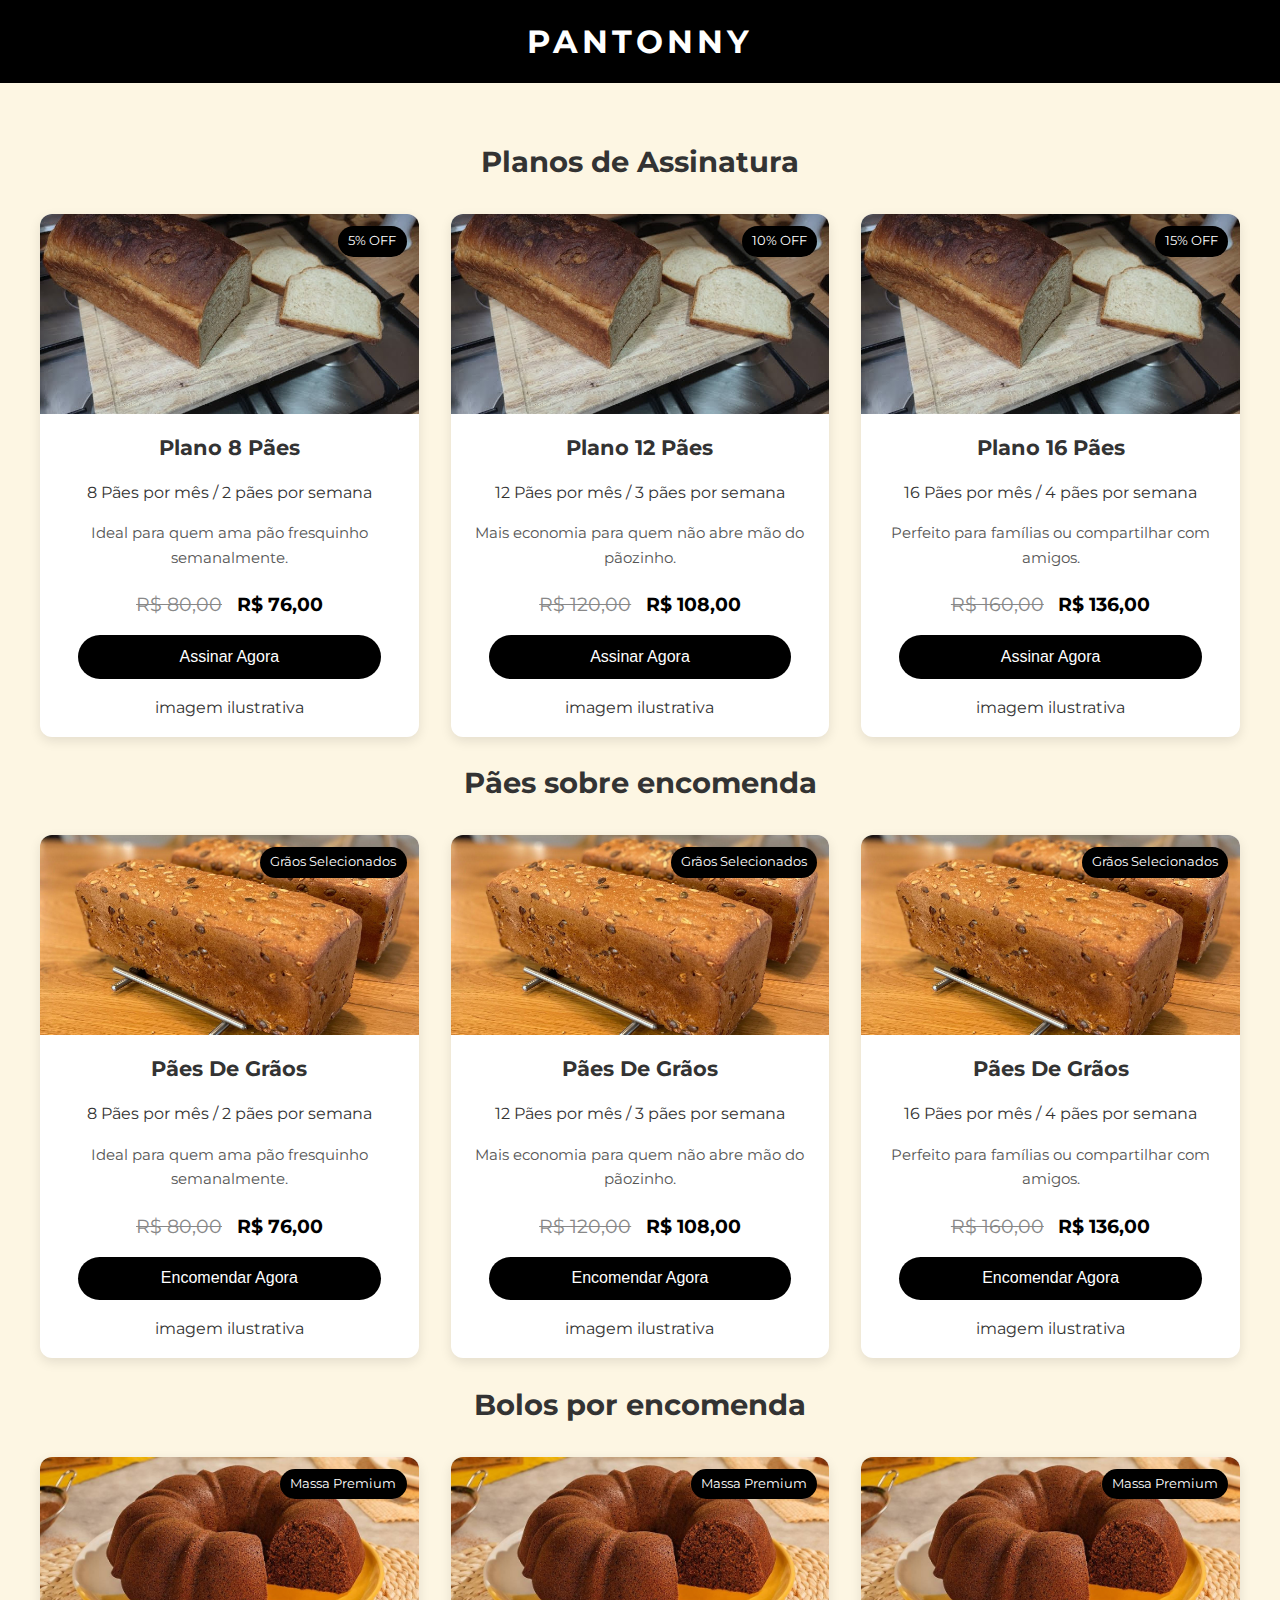
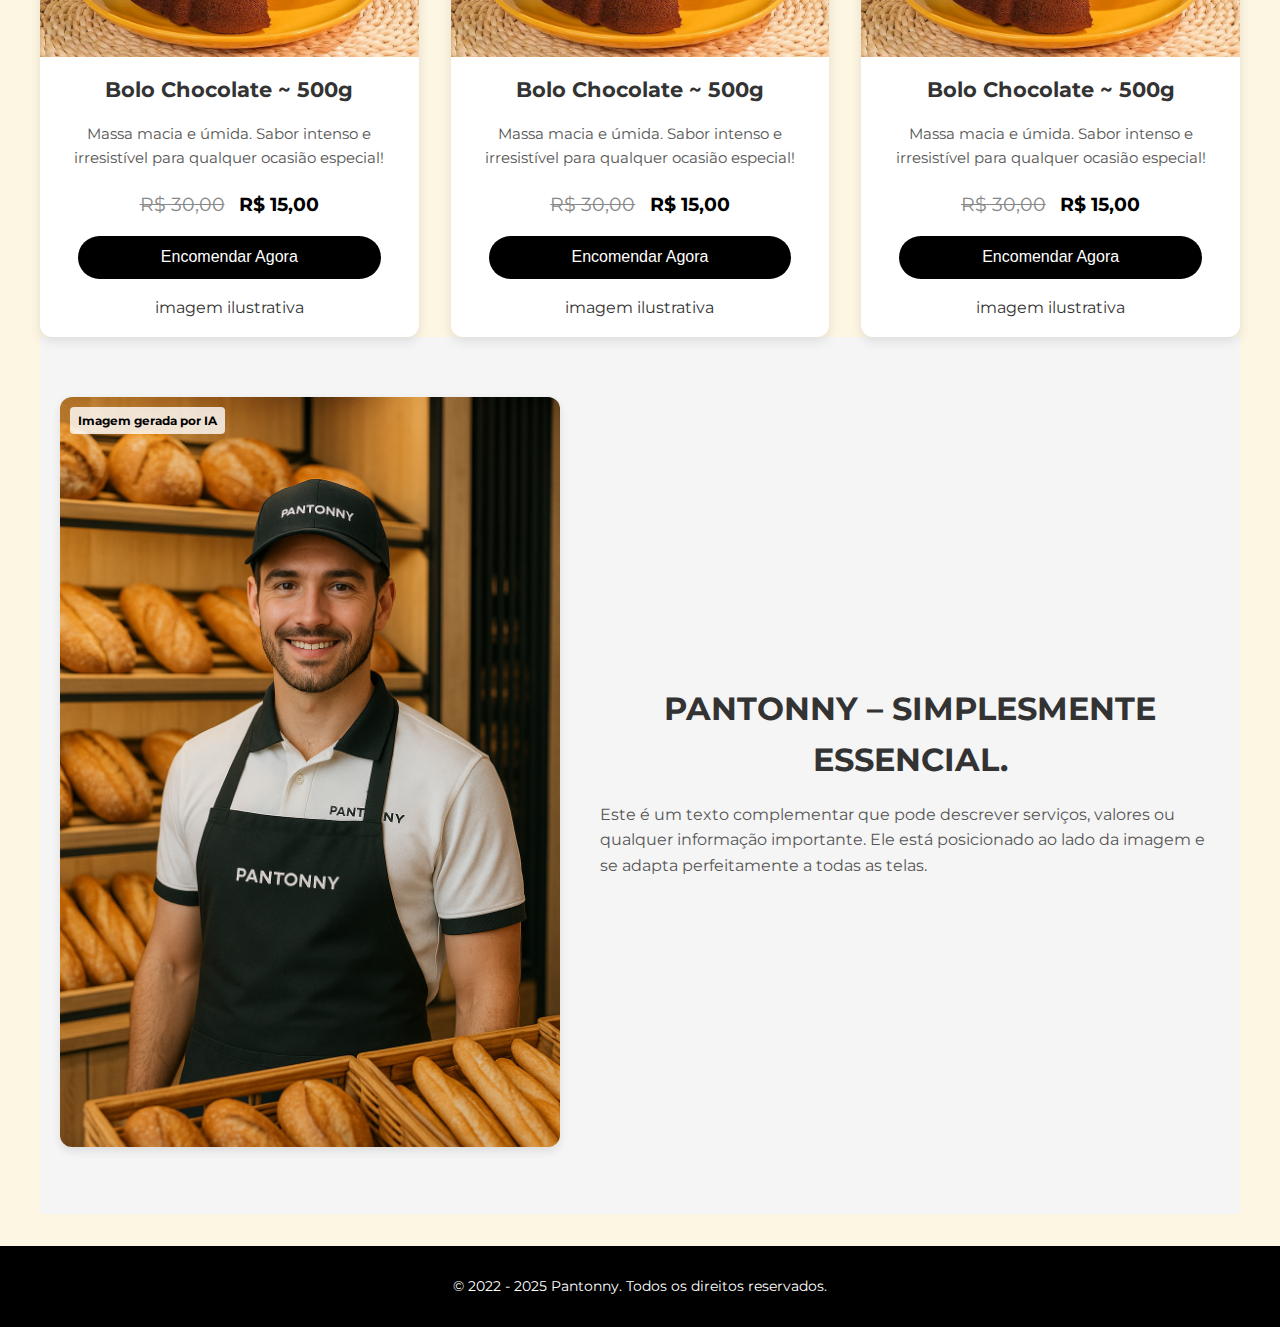
<file: index.html>
<!DOCTYPE html>
<html lang="pt-BR">

<head>
    <meta charset="UTF-8">
    <meta name="viewport" content="width=device-width, initial-scale=1.0">
    <title>Pantonny Assinatura de Pães</title>
    <link rel="stylesheet" href="styles.css">
    <link href="https://fonts.googleapis.com/css2?family=Montserrat:wght@400;600;700&display=swap" rel="stylesheet">
</head>

<body>
    <header>
        <div class="header-content">
            <h1>PANTONNY</h1>
        </div>
    </header>

    <main>
        <section class="plans">
            <h2>Planos de Assinatura</h2>
            <div class="plan-cards">
                <!-- Plano 8 Pães -->
                <div class="plan-card">
                    <div class="discount-badge">5% OFF</div>
                    <img src="assets/image/project-image/pão-tradicional.jpg" alt="Plano 8 Pães">
                    <h3>Plano 8 Pães</h3>
                    <p style="text-align: center;">8 Pães por mês / 2 pães por semana</p>
                    <p class="description">Ideal para quem ama pão fresquinho semanalmente.</p>
                    <p class="price">
                        <span class="old-price">R$ 80,00</span>
                        <span class="new-price">R$ 76,00</span>
                    </p>
                    <button class="subscribe-btn"
                        onclick="subscribe('Plano Assinatura 8 Pães por mês / 2 pães por semana (R$ 76,00)')">Assinar Agora</button>
                    <p style="text-align: center;">imagem ilustrativa</p>
                </div>
                <!-- Plano 12 Pães -->
                <div class="plan-card">
                    <div class="discount-badge">10% OFF</div>
                    <img src="assets/image/project-image/pão-tradicional.jpg" alt="Plano 12 Pães">
                    <h3>Plano 12 Pães</h3>
                    <p style="text-align: center;">12 Pães por mês / 3 pães por semana</p>
                    <p class="description">Mais economia para quem não abre mão do pãozinho.</p>
                    <p class="price">
                        <span class="old-price">R$ 120,00</span>
                        <span class="new-price">R$ 108,00</span>
                    </p>
                    <button class="subscribe-btn"
                        onclick="subscribe('Plano Assinatura 12 Pães por mês / 3 pães por semana (R$ 108,00)')">Assinar Agora</button>
                    <p style="text-align: center;">imagem ilustrativa</p>
                </div>
                <!-- Plano 16 Pães -->
                <div class="plan-card">
                    <div class="discount-badge">15% OFF</div>
                    <img src="assets/image/project-image/pão-tradicional.jpg" alt="Plano 16 Pães">
                    <h3>Plano 16 Pães</h3>
                    <p style="text-align: center;">16 Pães por mês / 4 pães por semana</p>
                    <p class="description">Perfeito para famílias ou compartilhar com amigos.</p>
                    <p class="price">
                        <span class="old-price">R$ 160,00</span>
                        <span class="new-price">R$ 136,00</span>
                    </p>
                    <button class="subscribe-btn"
                        onclick="subscribe('Plano Assinatura 16 Pães por mês / 4 pães por semana (R$ 136,00)')">Assinar Agora</button>
                    <p style="text-align: center;">imagem ilustrativa</p>
                </div>
            </div>
        </section>

        <section class="plans">
            <h2>Pães sobre encomenda</h2>
            <div class="plan-cards">
                <!-- Plano 8 Pães -->
                <div class="plan-card">
                    <div class="discount-badge">Grãos Selecionados</div>
                    <img src="assets/image/project-image/pão-de-graos.jpg" alt="Plano 8 Pães">
                    <h3>Pães De Grãos</h3>
                    <p style="text-align: center;">8 Pães por mês / 2 pães por semana</p>
                    <p class="description">Ideal para quem ama pão fresquinho semanalmente.</p>
                    <p class="price">
                        <span class="old-price">R$ 80,00</span>
                        <span class="new-price">R$ 76,00</span>
                    </p>
                    <button class="subscribe-btn"
                        onclick="subscribe('8 Pães por mês / 2 pães por semana (R$ 76,00)')">Encomendar Agora</button>
                    <p style="text-align: center;">imagem ilustrativa</p>
                </div>
                <!-- Plano 12 Pães -->
                <div class="plan-card">
                    <div class="discount-badge">Grãos Selecionados</div>
                    <img src="assets/image/project-image/pão-de-graos.jpg" alt="Plano 12 Pães">
                    <h3>Pães De Grãos</h3>
                    <p style="text-align: center;">12 Pães por mês / 3 pães por semana</p>
                    <p class="description">Mais economia para quem não abre mão do pãozinho.</p>
                    <p class="price">
                        <span class="old-price">R$ 120,00</span>
                        <span class="new-price">R$ 108,00</span>
                    </p>
                    <button class="subscribe-btn"
                        onclick="subscribe('12 Pães por mês / 3 pães por semana (R$ 108,00)')">Encomendar Agora</button>
                    <p style="text-align: center;">imagem ilustrativa</p>
                </div>
                <!-- Plano 16 Pães -->
                <div class="plan-card">
                    <div class="discount-badge">Grãos Selecionados</div>
                    <img src="assets/image/project-image/pão-de-graos.jpg" alt="Plano 16 Pães">
                    <h3>Pães De Grãos</h3>
                    <p style="text-align: center;">16 Pães por mês / 4 pães por semana</p>
                    <p class="description">Perfeito para famílias ou compartilhar com amigos.</p>
                    <p class="price">
                        <span class="old-price">R$ 160,00</span>
                        <span class="new-price">R$ 136,00</span>
                    </p>
                    <button class="subscribe-btn"
                        onclick="subscribe('16 Pães por mês / 4 pães por semana (R$ 136,00)')">Encomendar Agora</button>
                    <p style="text-align: center;">imagem ilustrativa</p>
                </div>
            </div>
        </section>

        <section class="plans">
            <h2>Bolos por encomenda</h2>
            <div class="plan-cards">
                <!-- Bolo -->
                <div class="plan-card">
                    <div class="discount-badge">Massa Premium</div>
                    <img src="assets/image/project-image/bolo-de-chocolate-simples1200480.jpg" alt="Plano 8 Pães">
                    <h3>Bolo Chocolate ~ 500g</h3>
                    <p class="description">Massa macia e úmida. Sabor intenso e irresistível para qualquer ocasião especial!</p>
                    <p class="price">
                        <span class="old-price">R$ 30,00</span>
                        <span class="new-price">R$ 15,00</span>
                    </p>
                    <button class="subscribe-btn"
                        onclick="subscribe('Bolo Chocolate Massa Premium (R$ 15,00)')">Encomendar Agora</button>
                    <p style="text-align: center;">imagem ilustrativa</p>
                </div>
                <!-- Bolo -->
                <div class="plan-card">
                    <div class="discount-badge">Massa Premium</div>
                    <img src="assets/image/project-image/bolo-de-chocolate-simples1200480.jpg" alt="Plano 12 Pães">
                    <h3>Bolo Chocolate ~ 500g</h3>
                    <p class="description">Massa macia e úmida. Sabor intenso e irresistível para qualquer ocasião especial!</p>
                    <p class="price">
                        <span class="old-price">R$ 30,00</span>
                        <span class="new-price">R$ 15,00</span>
                    </p>
                    <button class="subscribe-btn"
                        onclick="subscribe('Bolo Chocolate Massa Premium (R$ 15,00)')">Encomendar Agora</button>
                    <p style="text-align: center;">imagem ilustrativa</p>
                </div>
                <!-- Bolo -->
                <div class="plan-card">
                    <div class="discount-badge">Massa Premium</div>
                    <img src="assets/image/project-image/bolo-de-chocolate-simples1200480.jpg" alt="Plano 16 Pães">
                    <h3>Bolo Chocolate ~ 500g</h3>
                    <p class="description">Massa macia e úmida. Sabor intenso e irresistível para qualquer ocasião especial!</p>
                    <p class="price">
                        <span class="old-price">R$ 30,00</span>
                        <span class="new-price">R$ 15,00</span>
                    </p>
                    <button class="subscribe-btn"
                        onclick="subscribe('Bolo Chocolate Massa Premium (R$ 15,00)')">Encomendar Agora</button>
                    <p style="text-align: center;">imagem ilustrativa</p>
                </div>
            </div>
        </section>

        <section class="section-complemento">
  <div class="container-complemento">
    <div class="imagem-complemento">
      <span class="selo-ia">Imagem gerada por IA</span>
      <img src="assets/image/project-image/colaborador-pantonny.png" alt="Descrição da imagem" />
    </div>
    <div class="texto-complemento">
      <h2>Pantonny – Simplesmente essencial.</h2>
      <p>
        Este é um texto complementar que pode descrever serviços, valores ou
        qualquer informação importante. Ele está posicionado ao lado da imagem
        e se adapta perfeitamente a todas as telas.
      </p>
    </div>
  </div>
</section>


        <!-- <section class="form-section">
            <h2>Assinatura Personalizada</h2>
            <form id="subscriptionForm">
                <label for="name">Nome completo:</label>
                <input type="text" id="name" name="name" required placeholder="Digite seu nome completo">

                <label for="deliveryDay">Dia de entrega preferido:</label>
                <select id="deliveryDay" name="deliveryDay" required>
                    <option value="">Selecione...</option>
                    <option value="Terça-feira">Terça-feira</option>
                    <option value="Quinta-feira">Quinta-feira</option>
                    <option value="Domingo">Domingo</option>
                </select>

                <label for="plan">Plano escolhido:</label>
                <select id="plan" name="plan" required>
                    <option value="">Selecione...</option>
                    <option value="8 Pães (R$ 76,00)">8 Pães (R$ 76,00)</option>
                    <option value="12 Pães (R$ 108,00)">12 Pães (R$ 108,00)</option>
                    <option value="16 Pães (R$ 136,00)">16 Pães (R$ 136,00)</option>
                    <option value="20 Pães (R$ 160,00)">20 Pães (R$ 160,00)</option>
                </select>

                <label for="paymentDay">Dia do mês para pagamento (dias úteis):</label>
                <input type="number" id="paymentDay" name="paymentDay" min="1" max="31" required placeholder="Ex: 5">

                <label for="reminder">Deseja ser lembrado do pagamento dias antes?</label>
                <select id="reminder" name="reminder" required>
                    <option value="Sim">Sim</option>
                    <option value="Não">Não</option>
                </select>

                <button type="submit">Enviar Pedido</button>
            </form>
        </section> -->
    </main>

    <footer>
        <p>&copy; 2022 - 2025 Pantonny. Todos os direitos reservados.</p>

    </footer>

    <script src="script.js"></script>
</body>

</html>
</file>
<file: styles.css>
body {
    font-family: 'Montserrat', sans-serif;
    background-color: #fdf6e3; /* fundo bege claro */
    color: #333;
    margin: 0;
    padding: 0;
    line-height: 1.6;
}

header {
    background: #000;
    color: #fff;
    padding: 1em 1em;
    text-align: center;
}

header h1 {
    letter-spacing: 4px;
    margin: 0;
    font-size: 2rem;
}

header p {
    margin: 0;
    color: #fdf6e3;
}

main {
    padding: 2em 1em;
    max-width: 1200px;
    margin: 0 auto;
}

h2 {
    text-align: center;
    font-size: 1.8rem;
    margin-bottom: 1em;
}

.plan-cards {
    display: grid;
    gap: 2em;
    grid-template-columns: repeat(auto-fit, minmax(280px, 1fr));
}

.plan-card {
    background: #fff;
    border-radius: 12px;
    overflow: hidden;
    box-shadow: 0 4px 12px rgba(0,0,0,0.1);
    position: relative;
    transition: transform 0.3s, box-shadow 0.3s;
}

.plan-card:hover {
    transform: translateY(-5px);
    box-shadow: 0 8px 20px rgba(0,0,0,0.15);
}

.plan-card img {
    width: 100%;
    display: block;
    height: 200px;
    object-fit: cover;
}

.discount-badge {
    position: absolute;
    top: 12px;
    right: 12px;
    background: #000;
    color: #fff;
    padding: 0.4em 0.8em;
    font-size: 0.8em;
    border-radius: 20px;
}

.plan-card h3 {
    text-align: center;
    margin: 0.8em 0 0.3em;
    font-size: 1.3rem;
}

.description {
    text-align: center;
    padding: 0 1em;
    font-size: 0.95rem;
    color: #555;
    margin-bottom: 0.5em;
}

.price {
    text-align: center;
    font-size: 1.2rem;
    margin-bottom: 0.8em;
}

.old-price {
    text-decoration: line-through;
    color: #888;
    margin-right: 0.5em;
}

.new-price {
    color: #000;
    font-weight: 700;
}

.subscribe-btn {
    background: #000;
    color: #fff;
    border: none;
    padding: 0.8em;
    width: 80%;
    margin: 0 auto 1em;
    display: block;
    font-size: 1rem;
    border-radius: 25px;
    cursor: pointer;
    transition: background 0.3s;
}

.subscribe-btn:hover {
    background: #333;
}

.form-section form {
    max-width: 500px;
    margin: 2em auto;
    background: #fff;
    padding: 2em;
    border-radius: 12px;
    box-shadow: 0 4px 12px rgba(0,0,0,0.1);
}

.form-section label {
    display: block;
    margin-top: 1em;
    margin-bottom: 0.3em;
    font-weight: 600;
}

.form-section input, 
.form-section select {
    width: 100%;
    padding: 0.6em;
    border: 1px solid #ccc;
    border-radius: 8px;
    font-size: 1rem;
}

.form-section button {
    background: #000;
    color: #fff;
    border: none;
    padding: 0.8em;
    width: 100%;
    margin-top: 1.5em;
    font-size: 1rem;
    border-radius: 25px;
    cursor: pointer;
    transition: background 0.3s;
}

.form-section button:hover {
    background: #333;
}

footer {
    background: #000;
    color: #fff;
    text-align: center;
    padding: 1em;
    font-size: 0.9rem;
}

@media (max-width: 600px) {
    .plan-card img {
        height: 180px;
    }
}


.section-complemento {
  padding: 60px 20px;
  background-color: #f5f5f5;
}

.container-complemento {
  display: flex;
  align-items: center;
  justify-content: center;
  gap: 40px;
  max-width: 1200px;
  margin: 0 auto;
  flex-wrap: wrap;
}

.imagem-complemento {
  position: relative;
  width: 100%;
  max-width: 500px;
}

.imagem-complemento img {
  width: 100%;
  height: auto;
  border-radius: 12px;
  box-shadow: 0 4px 10px rgba(0, 0, 0, 0.1);
}

.selo-ia {
  position: absolute;
  top: 10px;
  left: 10px;
  background-color: rgba(255, 255, 255, 0.8); /* leve fundo branco translúcido */
  color: #000;
  font-size: 0.75rem;
  font-weight: bold;
  padding: 4px 8px;
  border-radius: 4px;
  z-index: 1;
}

.texto-complemento {
  flex: 1;
  min-width: 280px;
}

.texto-complemento h2 {
    text-transform: uppercase;
  font-size: 2rem;
  margin-bottom: 16px;
  color: #333;
}

.texto-complemento p {
  font-size: 1rem;
  line-height: 1.6;
  color: #555;
}

/* RESPONSIVO */
@media (max-width: 768px) {
  .container-complemento {
    flex-direction: column;
    text-align: center;
  }

  .imagem-complemento {
    max-width: 100%;
  }

  .texto-complemento h2 {
    font-size: 1.5rem;
  }

  .texto-complemento p {
    font-size: 0.95rem;
  }
}
</file>
